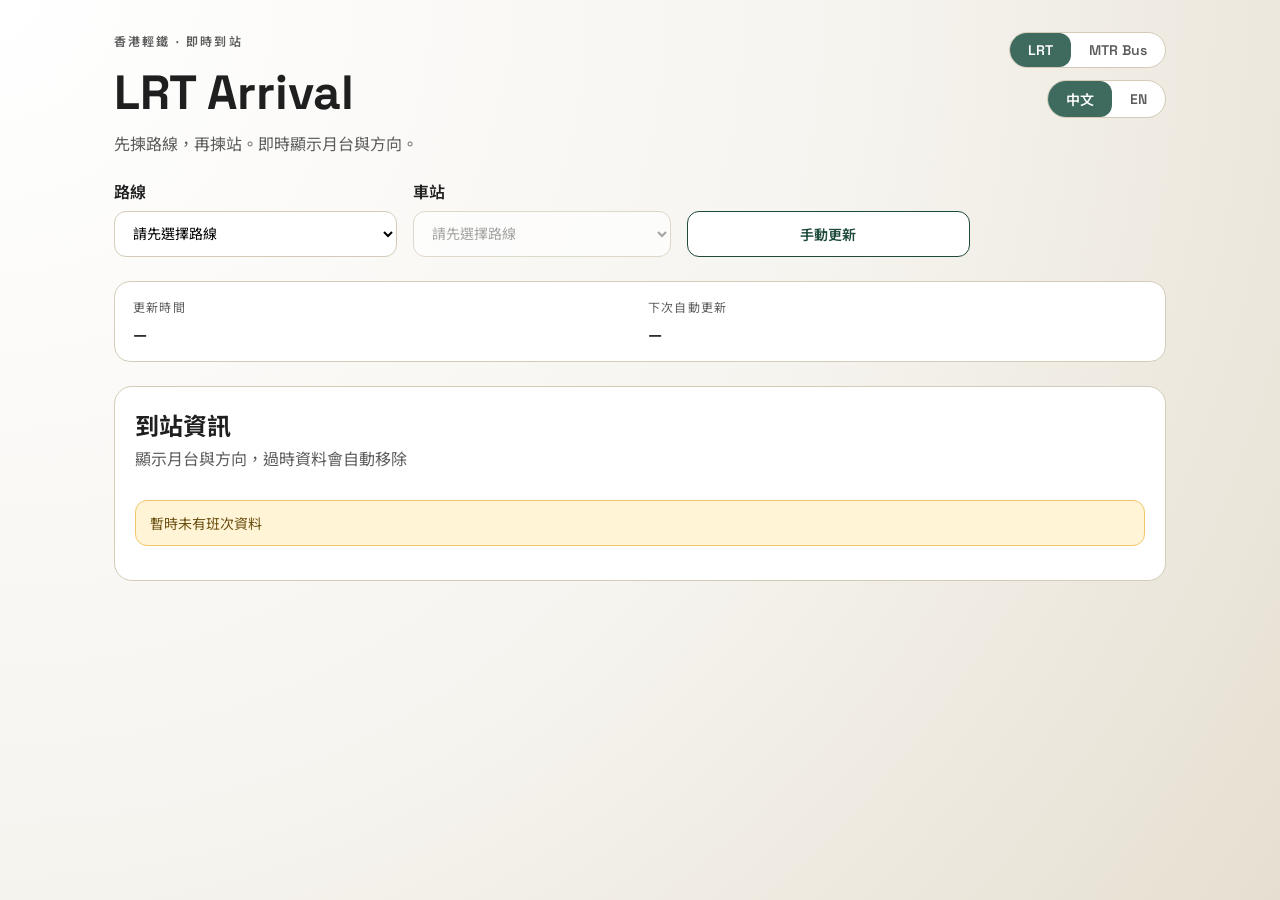
<file: LRT-ARRIVAL/index.html>
<!DOCTYPE html>
<html lang="zh-HK">
  <head>
    <meta charset="UTF-8" />
    <meta name="viewport" content="width=device-width, initial-scale=1.0" />
    <title>LRT Arrival · Light Rail Next Train</title>
    <link rel="stylesheet" href="styles.css" />
  </head>
  <body>
    <div class="page">
      <header class="hero">
        <div>
          <p class="eyebrow" id="eyebrow">HK Light Rail · Real-time Arrivals</p>
          <h1 id="title">LRT Arrival</h1>
          <p class="subtitle" id="subtitle">Choose route, then station. Live platform + direction updates.</p>
        </div>
        <div class="hero-actions">
          <div class="mode-toggle">
            <button class="mode-btn active" data-mode="lrt">LRT</button>
            <button class="mode-btn" data-mode="bus">MTR Bus</button>
          </div>
          <div class="lang-toggle">
            <button class="lang-btn active" data-lang="zh">中文</button>
            <button class="lang-btn" data-lang="en">EN</button>
          </div>
        </div>
      </header>

      <section class="controls">
        <label class="field">
          <span id="routeLabel">路線</span>
          <select id="routeSelect">
            <option value="">載入中…</option>
          </select>
        </label>
        <label class="field field-direction" id="directionField">
          <span id="directionLabel">行車方向</span>
          <select id="directionSelect" disabled>
            <option value="">請先選擇路線</option>
          </select>
        </label>
        <label class="field">
          <span id="stationLabel">車站</span>
          <select id="stationSelect" disabled>
            <option value="">請先選擇路線</option>
          </select>
        </label>
        <button id="refreshBtn" class="ghost">手動更新</button>
      </section>

      <section class="status">
        <div>
          <p class="status-label" id="statusLabel">更新時間</p>
          <p class="status-value" id="lastUpdate">—</p>
        </div>
        <div>
          <p class="status-label" id="nextRefreshLabel">下次自動更新</p>
          <p class="status-value" id="nextRefresh">—</p>
        </div>
      </section>

      <section class="panel">
        <div class="panel-header">
          <h2 id="arrivalsTitle">到站資訊</h2>
          <p id="arrivalsSubtitle">顯示月台與方向，過時資料會自動移除</p>
        </div>
        <div id="notice" class="notice hidden"></div>
        <div class="table" id="arrivalsTable"></div>
      </section>
    </div>

    <script src="app.js"></script>
  </body>
</html>
</file>
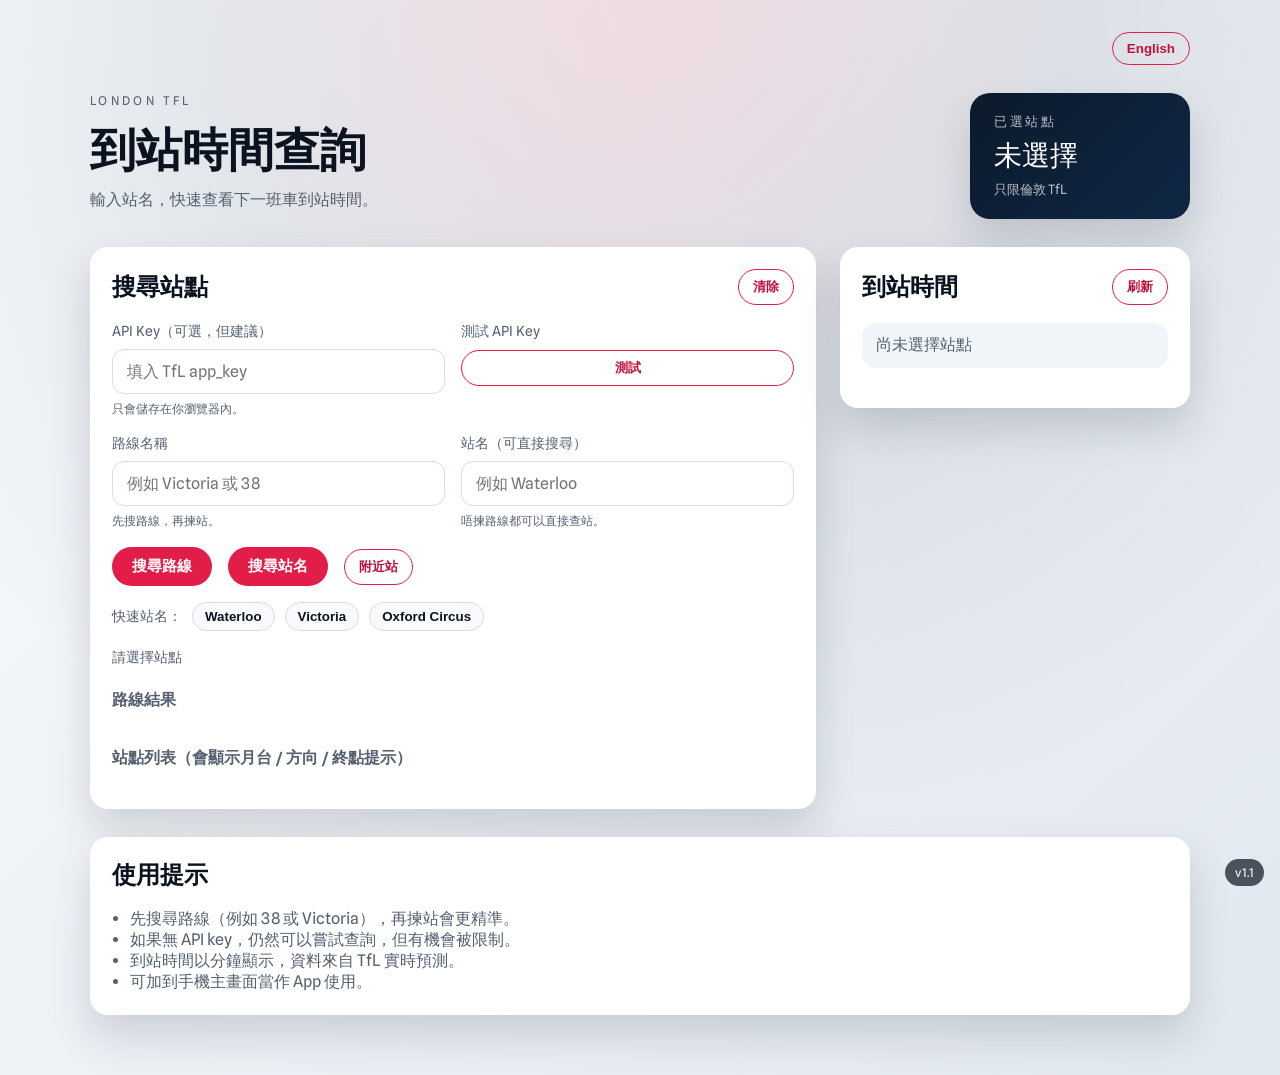
<file: TFL-app/index.html>
<!doctype html>
<html lang="zh-HK">
  <head>
    <meta charset="utf-8" />
    <meta name="viewport" content="width=device-width, initial-scale=1" />
    <title>London TfL 到站時間</title>
    <meta name="theme-color" content="#0b1a2b" />
    <meta name="apple-mobile-web-app-capable" content="yes" />
    <meta name="apple-mobile-web-app-status-bar-style" content="black-translucent" />
    <link rel="manifest" href="manifest.json" />
    <link rel="stylesheet" href="styles.css" />
  </head>
  <body>
    <main class="app">
      <div class="topbar">
        <button type="button" class="ghost-btn" id="lang-toggle">English</button>
      </div>
      <header class="hero">
        <div class="hero-text">
          <p class="eyebrow" data-i18n="eyebrow">London TfL</p>
          <h1 data-i18n="title">到站時間查詢</h1>
          <p class="subtitle" data-i18n="subtitle">輸入站名，快速查看下一班車到站時間。</p>
        </div>
        <div class="hero-card">
          <p class="hero-label" data-i18n="heroLabel">已選站點</p>
          <p class="hero-value" id="hero-stop">未選擇</p>
          <p class="hero-note" data-i18n="heroNote">只限倫敦 TfL</p>
        </div>
      </header>

      <section class="layout">
        <section class="panel">
          <div class="panel-header">
            <h2 data-i18n="searchTitle">搜尋站點</h2>
            <button type="button" id="clear" class="ghost-btn" data-i18n="clear">清除</button>
          </div>

          <div class="field-grid">
            <label class="field">
              <span data-i18n="apiLabel">API Key（可選，但建議）</span>
              <input id="api-key" type="text" placeholder="填入 TfL app_key" data-i18n-placeholder="apiPlaceholder" />
              <small data-i18n="apiHint">只會儲存在你瀏覽器內。</small>
            </label>
            <div class="field">
              <span data-i18n="apiTestLabel">測試 API Key</span>
              <button class="ghost-btn" id="test-key" data-i18n="apiTestButton">測試</button>
              <small id="api-test-result" class="status"></small>
            </div>
          </div>

          <div class="field-grid">
            <label class="field">
              <span data-i18n="routeLabel">路線名稱</span>
              <input id="route-query" type="text" placeholder="例如 Victoria 或 38" data-i18n-placeholder="routePlaceholder" />
              <small data-i18n="routeHint">先搜路線，再揀站。</small>
              <div class="suggestions" id="route-suggestions"></div>
            </label>
            <label class="field">
              <span data-i18n="stopLabel">站名（可直接搜尋）</span>
              <input id="stop-query" type="text" placeholder="例如 Waterloo" data-i18n-placeholder="stopPlaceholder" />
              <small data-i18n="stopHint">唔揀路線都可以直接查站。</small>
              <div class="suggestions" id="stop-suggestions"></div>
            </label>
          </div>

          <div class="actions">
            <button class="primary-btn" id="route-search" data-i18n="routeSearch">搜尋路線</button>
            <button class="primary-btn" id="search" data-i18n="stopSearch">搜尋站名</button>
            <button type="button" class="ghost-btn" id="nearby-search" data-i18n="nearbySearch">附近站</button>
            <div class="quick">
              <span data-i18n="quickLabel">快速站名：</span>
              <button class="chip" data-query="Waterloo">Waterloo</button>
              <button class="chip" data-query="Victoria">Victoria</button>
              <button class="chip" data-query="Oxford Circus">Oxford Circus</button>
            </div>
          </div>

          <div class="status" id="status"></div>

          <h3 class="section-title" data-i18n="routeResults">路線結果</h3>
          <div class="list" id="route-list"></div>

          <h3 class="section-title" data-i18n="stopResults">站點列表（會顯示月台 / 方向 / 終點提示）</h3>
          <div class="list" id="stop-list"></div>
        </section>

        <aside class="panel summary">
          <div class="panel-header">
            <h2 data-i18n="arrivalsTitle">到站時間</h2>
            <button type="button" id="refresh" class="ghost-btn" data-i18n="refresh">刷新</button>
          </div>
          <button type="button" id="reselect-stop" class="ghost-btn hidden" data-i18n="reselectStop">重新選站</button>
          <div class="selected" id="selected-stop" data-i18n="noStopSelected">尚未選擇站點</div>
          <div class="arrivals" id="arrival-list"></div>
        </aside>
      </section>

      <section class="panel tips">
        <h2 data-i18n="tipsTitle">使用提示</h2>
        <ul>
          <li data-i18n="tip1">先搜尋路線（例如 38 或 Victoria），再揀站會更精準。</li>
          <li data-i18n="tip2">如果無 API key，仍然可以嘗試查詢，但有機會被限制。</li>
          <li data-i18n="tip3">到站時間以分鐘顯示，資料來自 TfL 實時預測。</li>
          <li data-i18n="tip4">可加到手機主畫面當作 App 使用。</li>
        </ul>
      </section>
    </main>

    <script src="app.js"></script>
    <div class="version" id="app-version">v1.1</div>
  </body>
</html>
</file>
<file: LRT-ARRIVAL/styles.css>
@import url("https://fonts.googleapis.com/css2?family=Space+Grotesk:wght@400;500;600;700&family=Noto+Sans+HK:wght@400;500;700&display=swap");

:root {
  color-scheme: light;
  --bg: #f6f4ef;
  --bg-deep: #e6dfd1;
  --ink: #1f1f1f;
  --muted: #5c5c5c;
  --accent: #3e6b5e;
  --accent-strong: #1e4a3b;
  --panel: #ffffff;
  --line: #d4cbb8;
  --highlight: #f5d27a;
}

* {
  box-sizing: border-box;
}

body {
  margin: 0;
  font-family: "Space Grotesk", "Noto Sans HK", sans-serif;
  color: var(--ink);
  background: radial-gradient(circle at top left, #ffffff 0%, var(--bg) 55%, var(--bg-deep) 100%);
  min-height: 100vh;
}

.page {
  max-width: 1100px;
  margin: 0 auto;
  padding: 32px 24px 64px;
  display: grid;
  gap: 24px;
}

.hero {
  display: flex;
  justify-content: space-between;
  align-items: flex-start;
  gap: 24px;
}

.eyebrow {
  text-transform: uppercase;
  letter-spacing: 0.18em;
  font-size: 12px;
  font-weight: 600;
  color: var(--muted);
  margin: 0 0 12px;
}

h1 {
  font-size: clamp(32px, 4vw, 48px);
  margin: 0 0 8px;
}

.subtitle {
  margin: 0;
  color: var(--muted);
  font-size: 16px;
}

.hero-actions {
  display: flex;
  flex-direction: column;
  gap: 12px;
  align-items: flex-end;
}

.lang-toggle,
.mode-toggle {
  display: flex;
  border: 1px solid var(--line);
  border-radius: 999px;
  background: #fff;
  overflow: hidden;
}

.lang-btn,
.mode-btn {
  border: none;
  background: transparent;
  padding: 8px 18px;
  font-weight: 600;
  cursor: pointer;
  color: var(--muted);
}

.lang-btn.active,
.mode-btn.active {
  background: var(--accent);
  color: #fff;
}

.controls {
  display: grid;
  grid-template-columns: 1.1fr 1fr 1.1fr 0.7fr;
  gap: 16px;
  align-items: end;
}

.field {
  display: grid;
  gap: 8px;
  font-weight: 600;
}

select,
button {
  padding: 12px 14px;
  border-radius: 12px;
  border: 1px solid var(--line);
  font-size: 14px;
  background: #fff;
  font-family: inherit;
}

button {
  cursor: pointer;
  font-weight: 600;
}

button.ghost {
  background: #fff;
  color: var(--accent-strong);
  border: 1px solid var(--accent-strong);
}

.status {
  display: grid;
  grid-template-columns: repeat(2, 1fr);
  gap: 16px;
  padding: 16px 18px;
  border-radius: 16px;
  background: var(--panel);
  border: 1px solid var(--line);
}

.status-label {
  font-size: 12px;
  text-transform: uppercase;
  letter-spacing: 0.1em;
  color: var(--muted);
  margin: 0 0 8px;
}

.status-value {
  font-size: 16px;
  font-weight: 600;
  margin: 0;
}

.panel {
  background: var(--panel);
  border-radius: 18px;
  border: 1px solid var(--line);
  padding: 20px;
  display: grid;
  gap: 16px;
}

.panel-header h2 {
  margin: 0 0 4px;
}

.panel-header p {
  margin: 0;
  color: var(--muted);
}

.table {
  display: grid;
  gap: 12px;
}

.card {
  border: 1px solid var(--line);
  border-radius: 16px;
  padding: 16px;
  display: grid;
  grid-template-columns: 1.4fr 1fr 0.8fr 0.8fr;
  gap: 12px;
  background: #fff;
  animation: fadeIn 0.25s ease;
}

.card strong {
  font-size: 16px;
}

.card span {
  color: var(--muted);
  font-size: 13px;
}

.tag {
  display: inline-flex;
  align-items: center;
  gap: 6px;
  padding: 4px 10px;
  border-radius: 999px;
  background: rgba(245, 210, 122, 0.4);
  font-weight: 600;
  font-size: 12px;
}

.route-chip {
  display: inline-flex;
  align-items: center;
  gap: 8px;
}

.route-dot {
  width: 10px;
  height: 10px;
  border-radius: 50%;
  background: var(--route-color, var(--accent));
}

option.route-option {
  color: var(--route-color, #1f1f1f);
  font-weight: 600;
}

.notice {
  padding: 12px 14px;
  border-radius: 12px;
  background: #fff5d6;
  border: 1px solid #f0c66a;
  color: #6b4f10;
  font-size: 14px;
}

.notice.hidden {
  display: none;
}

.hidden {
  display: none !important;
}

@keyframes fadeIn {
  from {
    opacity: 0;
    transform: translateY(8px);
  }
  to {
    opacity: 1;
    transform: translateY(0);
  }
}

@media (max-width: 900px) {
  .controls {
    grid-template-columns: 1fr;
  }
  .status {
    grid-template-columns: 1fr;
  }
  .card {
    grid-template-columns: 1fr;
  }
}
</file>
<file: TFL-app/styles.css>
@import url("https://fonts.googleapis.com/css2?family=Space+Grotesk:wght@400;600;700&family=Spline+Sans:wght@400;500;600&display=swap");

:root {
  color-scheme: light;
  --ink: #0b1220;
  --muted: #556070;
  --accent: #e11d48;
  --accent-dark: #be123c;
  --blue: #0b1a2b;
  --card: #ffffff;
  --soft: #f1f5f9;
  --shadow: 0 20px 40px rgba(11, 18, 32, 0.15);
  --radius: 18px;
  --font-title: "Space Grotesk", "Avenir Next", "PingFang HK", "Noto Sans TC", sans-serif;
  --font-body: "Spline Sans", "PingFang HK", "Noto Sans TC", sans-serif;
}

* {
  box-sizing: border-box;
}

body {
  margin: 0;
  min-height: 100vh;
  background:
    radial-gradient(circle at top, rgba(225, 29, 72, 0.12) 0%, rgba(11, 26, 43, 0.08) 35%, transparent 70%),
    linear-gradient(135deg, #f8fafc 0%, #e2e8f0 100%);
  color: var(--ink);
  font-family: var(--font-body);
  display: flex;
  justify-content: center;
  padding: 32px 18px 60px;
}

.app {
  width: min(1100px, 100%);
  display: grid;
  gap: 28px;
}

.topbar {
  display: flex;
  justify-content: flex-end;
}

.hero {
  display: flex;
  justify-content: space-between;
  align-items: stretch;
  gap: 24px;
  flex-wrap: wrap;
}

.hero-text {
  max-width: 540px;
}

.eyebrow {
  text-transform: uppercase;
  letter-spacing: 0.28em;
  font-size: 12px;
  margin: 0 0 12px;
  color: var(--muted);
}

h1 {
  margin: 0 0 8px;
  font-family: var(--font-title);
  font-size: clamp(34px, 4vw, 46px);
}

.subtitle {
  margin: 0;
  color: var(--muted);
  font-size: 16px;
}

.hero-card {
  background: linear-gradient(135deg, var(--blue), #0f2745);
  color: #fff;
  border-radius: 20px;
  padding: 20px 24px;
  min-width: 220px;
  box-shadow: var(--shadow);
  display: grid;
  align-content: center;
  gap: 6px;
}

.hero-label {
  margin: 0;
  font-size: 13px;
  letter-spacing: 0.2em;
  text-transform: uppercase;
  color: rgba(255, 255, 255, 0.7);
}

.hero-value {
  margin: 0;
  font-size: 28px;
  font-family: var(--font-title);
}

.hero-note {
  margin: 0;
  font-size: 13px;
  color: rgba(255, 255, 255, 0.7);
}

.layout {
  display: grid;
  grid-template-columns: minmax(0, 1.35fr) minmax(0, 0.65fr);
  gap: 24px;
  align-items: start;
}

.panel {
  background: var(--card);
  border-radius: var(--radius);
  padding: 22px;
  box-shadow: var(--shadow);
  display: grid;
  gap: 18px;
  animation: lift 0.6s ease both;
}

.panel-header {
  display: flex;
  align-items: center;
  justify-content: space-between;
  gap: 12px;
}

h2 {
  margin: 0;
  font-size: 24px;
  font-family: var(--font-title);
}

.field-grid {
  display: grid;
  grid-template-columns: repeat(auto-fit, minmax(220px, 1fr));
  gap: 16px;
}

.field {
  display: grid;
  gap: 8px;
  font-size: 14px;
  color: var(--muted);
  position: relative;
}

.field input[type="text"] {
  padding: 12px 14px;
  border-radius: 12px;
  border: 1px solid #d4dee4;
  font-size: 16px;
  font-family: var(--font-body);
}

.field input[type="text"]:focus {
  outline: 2px solid rgba(225, 29, 72, 0.25);
  border-color: var(--accent);
}

.field small {
  color: var(--muted);
}

.actions {
  display: flex;
  flex-wrap: wrap;
  gap: 16px;
  align-items: center;
}

.primary-btn {
  border: none;
  background: var(--accent);
  color: #fff;
  padding: 10px 20px;
  border-radius: 999px;
  font-weight: 700;
  cursor: pointer;
  font-size: 15px;
}

.primary-btn:hover {
  background: var(--accent-dark);
}

.quick {
  display: flex;
  flex-wrap: wrap;
  gap: 10px;
  align-items: center;
  color: var(--muted);
  font-size: 14px;
}

.chip {
  border: 1px solid #d4dee4;
  background: #f8fafc;
  color: var(--ink);
  padding: 6px 12px;
  border-radius: 999px;
  cursor: pointer;
  font-weight: 600;
}

.list {
  display: grid;
  gap: 12px;
}

.section-title {
  margin: 0;
  font-size: 16px;
  font-family: var(--font-title);
  color: var(--muted);
}

.stop-card {
  border-radius: 14px;
  padding: 14px 16px;
  border: 1px solid #e2e8f0;
  display: flex;
  flex-direction: column;
  gap: 6px;
  background: #f8fafc;
  cursor: pointer;
  transition: transform 0.15s ease, border-color 0.15s ease;
  position: relative;
  overflow: hidden;
}

.stop-card:hover {
  transform: translateY(-2px);
  border-color: var(--accent);
}

.stop-card::before {
  content: "";
  position: absolute;
  left: 0;
  top: 0;
  bottom: 0;
  width: 6px;
  background: var(--line-color, #cbd5e1);
}

.stop-name {
  margin: 0;
  font-weight: 700;
  font-size: 16px;
}

.stop-meta {
  margin: 0;
  color: var(--muted);
  font-size: 13px;
}

.line-card .stop-name {
  font-size: 15px;
}

.status {
  color: var(--muted);
  font-size: 14px;
  min-height: 22px;
}

.status.error {
  color: #dc2626;
}

.summary {
  position: sticky;
  top: 24px;
  align-self: start;
}

.selected {
  background: var(--soft);
  border-radius: 14px;
  padding: 12px 14px;
  color: var(--muted);
}

.arrivals {
  display: grid;
  gap: 12px;
}

.arrival-row {
  border-radius: 14px;
  padding: 12px 14px;
  border: 1px solid #e2e8f0;
  display: grid;
  gap: 6px;
  background: #fff;
  position: relative;
  overflow: hidden;
}

.arrival-row::before {
  content: "";
  position: absolute;
  left: 0;
  top: 0;
  bottom: 0;
  width: 6px;
  background: var(--line-color, #cbd5e1);
}

.arrival-line {
  display: flex;
  align-items: center;
  gap: 10px;
  font-weight: 700;
  flex-wrap: wrap;
}

.badge {
  background: rgba(225, 29, 72, 0.12);
  color: var(--accent);
  padding: 4px 10px;
  border-radius: 999px;
  font-size: 12px;
  font-weight: 700;
}

.line-badge {
  background: var(--line-color, #cbd5e1);
  color: #fff;
  padding: 4px 10px;
  border-radius: 999px;
  font-size: 12px;
  font-weight: 700;
  text-transform: capitalize;
}

.line-badge-light {
  background: #ffffff;
  color: #0b1220;
  border: 1px solid #0b1220;
}

.arrival-dest {
  color: var(--ink);
}

.arrival-meta {
  color: var(--muted);
  font-size: 13px;
}

.ghost-btn {
  border: 1px solid var(--accent);
  background: transparent;
  color: var(--accent-dark);
  padding: 8px 14px;
  border-radius: 999px;
  cursor: pointer;
  font-weight: 600;
}

.hidden {
  display: none;
}

.tips ul {
  margin: 0;
  padding-left: 18px;
  color: var(--muted);
}

@keyframes lift {
  from {
    transform: translateY(12px);
    opacity: 0;
  }
  to {
    transform: translateY(0);
    opacity: 1;
  }
}

@media (max-width: 900px) {
  .layout {
    grid-template-columns: 1fr;
  }

  .summary {
    position: static;
  }
}

.suggestions {
  display: none;
  position: absolute;
  top: calc(100% + 6px);
  left: 0;
  right: 0;
  background: #fff;
  border: 1px solid #e2e8f0;
  border-radius: 12px;
  box-shadow: 0 14px 30px rgba(15, 23, 42, 0.12);
  z-index: 10;
  max-height: 240px;
  overflow-y: auto;
}

.suggestions.visible {
  display: grid;
  gap: 6px;
  padding: 8px;
}

.suggestion-item {
  padding: 10px 12px;
  border-radius: 10px;
  cursor: pointer;
  border: 1px solid transparent;
  display: grid;
  gap: 4px;
  position: relative;
  overflow: hidden;
}

.suggestion-item:hover {
  background: #f8fafc;
  border-color: #e2e8f0;
}

.suggestion-item::before {
  content: "";
  position: absolute;
  left: 0;
  top: 0;
  bottom: 0;
  width: 6px;
  background: var(--line-color, #cbd5e1);
}

.suggestion-item.active {
  background: #f8fafc;
  border-color: #e2e8f0;
}

.suggestion-name {
  font-weight: 700;
  color: var(--ink);
}

.suggestion-meta {
  color: var(--muted);
  font-size: 12px;
}

.suggestion-group {
  font-size: 11px;
  font-weight: 700;
  letter-spacing: 0.08em;
  text-transform: uppercase;
  color: var(--muted);
  padding: 6px 8px 2px;
}

.version {
  position: fixed;
  right: 16px;
  bottom: 14px;
  padding: 6px 10px;
  background: rgba(11, 18, 32, 0.7);
  color: #fff;
  border-radius: 999px;
  font-size: 12px;
  letter-spacing: 0.04em;
  z-index: 20;
}
</file>
